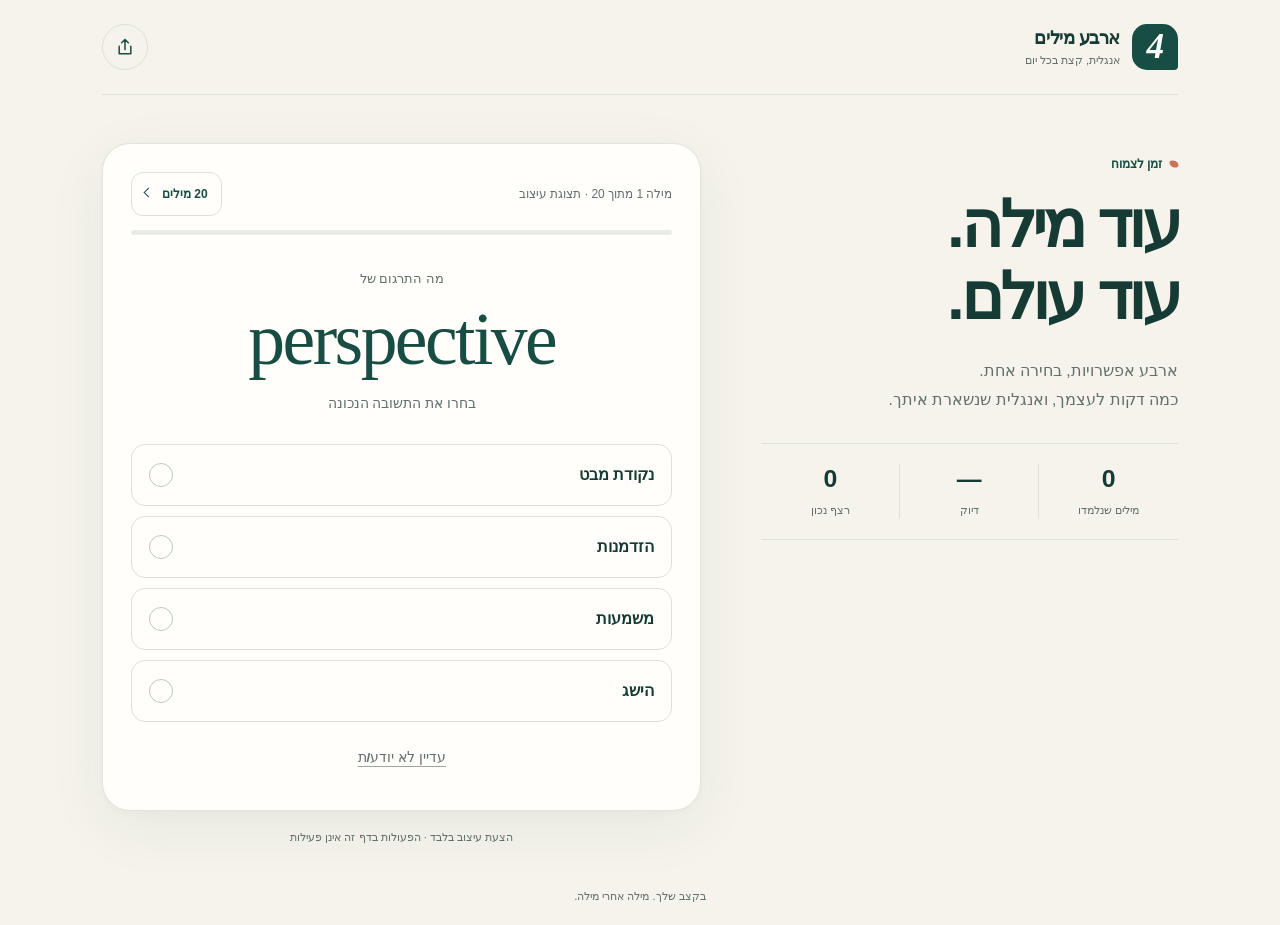
<file: design-preview/index.html>
<!doctype html>
<html lang="he" dir="rtl">
<head>
  <meta charset="utf-8">
  <meta name="viewport" content="width=device-width,initial-scale=1,viewport-fit=cover">
  <meta name="theme-color" content="#184d43">
  <meta name="apple-mobile-web-app-capable" content="yes">
  <meta name="apple-mobile-web-app-status-bar-style" content="black-translucent">
  <meta name="apple-mobile-web-app-title" content="ארבע מילים">
  <meta name="description" content="לימוד אוצר מילים באנגלית עם ארבע אפשרויות וחזרה חכמה">
  <meta name="robots" content="noindex">
  <link rel="icon" href="icon.svg" type="image/svg+xml">
  <link rel="apple-touch-icon" href="icon.svg">
  <link rel="stylesheet" href="styles.css">
  <title>ארבע מילים</title>
</head>
<body>
  <a class="skip-link" href="#quizCard">דילוג לתרגול</a>
  <div class="shell">
    <header class="topbar">
      <div class="brand"><span class="brand-mark" aria-hidden="true">4</span><span>ארבע מילים<small>אנגלית, קצת בכל יום</small></span></div>
      <button class="icon-btn" id="helpBtn" aria-label="הוראות הוספה למסך הבית" aria-haspopup="dialog" aria-controls="helpDialog">
        <svg width="20" height="20" viewBox="0 0 24 24" fill="none" stroke="currentColor" stroke-width="1.8" aria-hidden="true"><path d="M12 15V3m-4 4 4-4 4 4M5 11v9h14v-9" stroke-linecap="round" stroke-linejoin="round"/></svg>
      </button>
    </header>
    <main class="workspace">
      <section class="intro" aria-labelledby="introTitle">
        <p class="intro-label"><span aria-hidden="true"></span>זמן לצמוח</p>
        <h2 id="introTitle">עוד מילה. <br>עוד עולם.</h2>
        <p class="intro-copy">ארבע אפשרויות, בחירה אחת. <br>כמה דקות לעצמך, ואנגלית שנשארת איתך.</p>
      </section>
      <section class="stats" aria-label="נתוני התקדמות">
        <div><strong id="learnedStat">0</strong><span>מילים שנלמדו</span></div>
        <div><strong id="accuracyStat">—</strong><span>דיוק</span></div>
        <div><strong id="streakStat">0</strong><span>רצף נכון</span></div>
      </section>
      <section class="quiz-card" id="quizCard" aria-label="תרגול אוצר מילים" tabindex="-1">
        <div class="progress-row">
          <span id="progressText" role="status">מילה 1 מתוך 20 · תצוגת עיצוב</span>
          <button class="small-btn" id="sessionBtn" aria-label="שינוי אורך התרגול" aria-haspopup="dialog" aria-controls="sessionDialog">20 מילים</button>
        </div>
        <div class="progress-track"><span id="progressBar"></span></div>
        <p class="eyebrow">מה התרגום של</p>
        <h1 id="word" dir="ltr" lang="en">perspective</h1>
        <p class="hint" id="hint" role="status" aria-live="polite" aria-atomic="true">בחרו את התשובה הנכונה</p>
        <div class="answers" id="answers" role="group" aria-label="אפשרויות התרגום"><button class="answer">נקודת מבט</button><button class="answer">הזדמנות</button><button class="answer">משמעות</button><button class="answer">הישג</button></div>
        <button class="dont-know" id="dontKnowBtn">עדיין לא יודע/ת</button>
      </section>
      <section class="summary hidden" id="summary" aria-live="polite" aria-labelledby="summaryTitle">
        <div class="summary-icon" aria-hidden="true">✓</div>
        <p class="eyebrow">תרגול הושלם</p>
        <h2 id="summaryTitle">עוד צעד קדימה.</h2>
        <p id="summaryText"></p>
        <button class="primary" id="againBtn">ממשיכים לתרגול נוסף <span aria-hidden="true">←</span></button>
      </section>
      <p class="source-note" id="sourceNote" role="status">הצעת עיצוב בלבד · הפעולות בדף זה אינן פעילות</p>
    </main>
    <footer class="footer-note">בקצב שלך. מילה אחרי מילה.</footer>
  </div>
  <dialog id="helpDialog" aria-labelledby="helpTitle">
    <button class="dialog-close" id="closeHelp" aria-label="סגירה">×</button>
    <div class="dialog-icon" aria-hidden="true">⌂</div>
    <h2 id="helpTitle">מקום קבוע למסע שלך</h2>
    <p>אפשר להוסיף את ארבע מילים למסך הבית ולפתוח אותה בלחיצה.</p>
    <h3>ב־iPhone או ב־iPad</h3>
    <ol>
      <li>פתחו את הדף ב־Safari.</li>
      <li>לחצו על כפתור השיתוף <b>□↑</b>.</li>
      <li>בחרו „הוספה למסך הבית”.</li>
    </ol>
    <h3>ב־Android ובמחשב</h3>
    <p>פתחו את תפריט הדפדפן ובחרו „התקנת אפליקציה” או „הוספה למסך הבית”, אם האפשרות זמינה.</p>
    <p class="dialog-note">ההתקדמות נשמרת בדפדפן הזה. מומלץ לפתוח פעם אחת עם חיבור לרשת כדי לשמור את המילים לשימוש אופליין.</p>
  </dialog>
  <dialog id="sessionDialog" aria-labelledby="sessionTitle" aria-describedby="sessionDescription">
    <button class="dialog-close" id="closeSession" aria-label="סגירה">×</button>
    <h2 id="sessionTitle">כמה מילים הפעם?</h2>
    <p id="sessionDescription">בחירה באורך תתחיל תרגול חדש.</p>
    <div class="session-options">
      <button data-length="10">10 מילים</button>
      <button data-length="20">20 מילים</button>
      <button data-length="30">30 מילים</button>
    </div>
  </dialog>

</body>
</html>
</file>
<file: design-preview/styles.css>
:root {
  color-scheme: light;
  --ink: #163b34;
  --muted: #62706b;
  --surface: #fffefa;
  --paper: #f5f3ec;
  --soft: #f2f3ed;
  --line: #dce2d8;
  --accent: #184d43;
  --accent-dark: #103e35;
  --coral: #cc7056;
  --success: #28734c;
  --danger: #aa3846;
  --shadow: 0 16px 60px #193b3210, 0 2px 6px #193b3205;
}
* { box-sizing: border-box; -webkit-tap-highlight-color: transparent; }
html { min-height: 100%; background: var(--paper); }
body {
  margin: 0; min-height: 100vh; min-height: 100dvh;
  color: var(--ink); background: var(--paper);
  font-family: -apple-system, BlinkMacSystemFont, "Segoe UI", Arial, sans-serif;
  line-height: 1.5; text-align: start;
}
button, a { touch-action: manipulation; }
button { font: inherit; cursor: pointer; }
button:disabled { cursor: default; }
button, a, [tabindex] { -webkit-tap-highlight-color: #184d4320; }
:focus-visible { outline: 3px solid var(--coral); outline-offset: 4px; }
.skip-link { position: fixed; inset-block-start: -8rem; inset-inline-start: 1rem; z-index: 10; padding: 12px 20px; color: white; background: var(--accent); border-radius: 12px; }
.skip-link:focus { inset-block-start: 1rem; }
.shell { width: min(100%, 1120px); margin-inline: auto; padding: max(24px, env(safe-area-inset-top)) max(22px, env(safe-area-inset-right)) max(20px, env(safe-area-inset-bottom)) max(22px, env(safe-area-inset-left)); }
.topbar { display: flex; align-items: center; justify-content: space-between; gap: 16px; padding-block-end: 24px; border-block-end: 1px solid var(--line); }
.brand { display: flex; align-items: center; gap: 12px; font-size: 1.15rem; font-weight: 800; letter-spacing: -.025em; line-height: 1.35; }
.brand small { display: block; margin-block-start: 2px; color: var(--muted); font-size: .7rem; font-weight: 500; letter-spacing: 0; }
.brand-mark { display: grid; place-items: center; width: 46px; height: 46px; flex: 0 0 auto; border-radius: 15px 15px 4px 15px; color: var(--surface); background: var(--accent); font: italic 700 2.2rem Georgia, serif; }
.icon-btn { display: grid; place-items: center; width: 46px; height: 46px; flex: 0 0 auto; border: 1px solid var(--line); border-radius: 50%; color: var(--accent); background: transparent; }
.workspace { display: grid; grid-template-columns: minmax(0, .82fr) minmax(0, 1.18fr); grid-template-rows: auto auto 1fr auto; gap: 28px 60px; margin-block-start: 48px; align-items: start; }
.intro { grid-column: 1; grid-row: 1; padding-block-start: 12px; }
.intro-label { display: flex; align-items: center; gap: 8px; margin: 0 0 16px; color: var(--accent); font-size: .75rem; font-weight: 700; }
.intro-label span { width: 8px; height: 8px; background: var(--coral); border-radius: 3px 8px 3px 8px; transform: rotate(-20deg); }
.intro h2 { margin: 0; font-size: clamp(2.6rem, 5vw, 4.4rem); line-height: 1.13; font-weight: 750; letter-spacing: -.055em; }
.intro-copy { margin: 22px 0 0; color: var(--muted); font-size: .98rem; line-height: 1.9; }
.stats { grid-column: 1; grid-row: 2; display: grid; grid-template-columns: repeat(3, minmax(0, 1fr)); padding-block: 20px; border-block: 1px solid var(--line); }
.stats div { min-width: 0; padding-inline: 8px; text-align: center; }
.stats div + div { border-inline-start: 1px solid var(--line); }
.stats strong { display: block; font-size: 1.55rem; line-height: 1.2; font-weight: 700; font-variant-numeric: tabular-nums; direction: ltr; unicode-bidi: isolate; }
.stats span { display: block; margin-block-start: 8px; color: var(--muted); font-size: .7rem; }
.quiz-card, .summary { grid-column: 2; grid-row: 1 / 4; min-width: 0; padding: 28px; border: 1px solid #e1e5da; border-radius: 28px; background: var(--surface); box-shadow: var(--shadow); }
.progress-row { display: flex; align-items: center; justify-content: space-between; flex-wrap: wrap; gap: 8px; color: var(--muted); font-size: .75rem; }
.small-btn { display: inline-flex; align-items: center; justify-content: center; gap: 10px; min-height: 44px; padding: 8px 13px; border: 1px solid var(--line); border-radius: 12px; color: var(--accent); background: var(--surface); font-size: .75rem; font-weight: 650; }
.small-btn::after { content: ""; width: 6px; height: 6px; margin-block-start: -3px; border-inline-end: 1.5px solid currentColor; border-block-end: 1.5px solid currentColor; transform: rotate(45deg); }
.progress-track { height: 5px; margin-block-start: 14px; border-radius: 99px; overflow: hidden; background: #e9ede5; }
.progress-track span { display: block; width: 0; height: 100%; border-radius: inherit; background: var(--accent); transition: width .3s ease; }
.eyebrow { margin: 34px 0 6px; color: var(--muted); font-size: .8rem; font-weight: 500; text-align: center; }
h1 { margin: 0; color: var(--accent); font-family: "Iowan Old Style", "Palatino Linotype", Georgia, serif; font-size: clamp(2.6rem, 6vw, 4.6rem); font-weight: 500; line-height: 1.25; letter-spacing: -.035em; overflow-wrap: anywhere; text-align: center; unicode-bidi: isolate; }
.hint { min-height: 1.6em; margin: 8px 0 28px; color: var(--muted); font-size: .85rem; text-align: center; overflow-wrap: anywhere; }
.answers { display: grid; gap: 10px; }
.answer { display: flex; align-items: center; justify-content: space-between; gap: 12px; width: 100%; min-width: 0; min-height: 62px; padding: 15px 17px; border: 1.5px solid var(--line); border-radius: 14px; color: var(--ink); background: var(--surface); font-size: 1rem; font-weight: 600; line-height: 1.65; text-align: start; overflow-wrap: anywhere; transition: background .15s, border-color .15s, transform .15s; }
.answer::after { content: ""; display: grid; place-items: center; width: 22px; height: 22px; flex: 0 0 22px; border: 1px solid #bcc9bf; border-radius: 50%; font: 700 .8rem -apple-system, BlinkMacSystemFont, "Segoe UI", sans-serif; }
.answer:active:not(:disabled) { transform: scale(.99); }
.answer.correct, .answer.reveal { color: #1b5b38; background: #eaf4e9; border-color: var(--success); }
.answer.correct::after, .answer.reveal::after { content: "✓"; color: white; background: var(--success); border-color: var(--success); }
.answer.wrong { color: #923040; background: #fceef0; border-color: var(--danger); }
.answer.wrong::after { content: "×"; color: white; background: var(--danger); border-color: var(--danger); }
.answer:disabled { opacity: 1; }
.dont-know { display: block; width: 100%; min-height: 48px; margin-block-start: 12px; padding: 12px; border: 0; border-radius: 12px; color: var(--muted); background: transparent; font-size: .85rem; font-weight: 550; text-decoration: underline; text-underline-offset: 4px; text-decoration-color: #9aa69d; }
.summary { align-self: stretch; display: flex; flex-direction: column; justify-content: center; min-height: 470px; text-align: center; padding-block: 42px; }
.summary-icon { display: grid; place-items: center; width: 72px; height: 72px; margin-inline: auto; border: 1px solid #bad2b8; border-radius: 50%; color: var(--success); background: #eaf4e9; font-size: 2rem; }
.summary .eyebrow { margin-block-start: 24px; }
.summary h2 { margin: 0; font-size: 2rem; font-weight: 750; letter-spacing: -.04em; }
.summary p { color: var(--muted); line-height: 1.8; }
.primary { display: flex; align-items: center; justify-content: space-between; gap: 12px; width: 100%; min-height: 56px; margin-block-start: 20px; padding: 16px 20px; border: 0; border-radius: 14px; color: var(--surface); background: var(--accent); font-weight: 650; text-align: start; }
.source-note { grid-column: 2; grid-row: 4; margin: -10px 0 0; color: var(--muted); font-size: .7rem; text-align: center; }
.footer-note { margin-block-start: 42px; color: var(--muted); font-size: .7rem; text-align: center; }
.hidden { display: none !important; }
dialog { width: min(calc(100% - 32px), 440px); max-height: calc(100dvh - 48px); padding: 30px; overflow-y: auto; color: var(--ink); background: var(--surface); border: 1px solid var(--line); border-radius: 24px; box-shadow: var(--shadow); text-align: start; }
dialog::backdrop { background: #163b3470; backdrop-filter: blur(4px); }
.dialog-close { position: absolute; inset-block-start: 12px; inset-inline-end: 12px; width: 44px; height: 44px; border: 1px solid var(--line); border-radius: 50%; color: var(--muted); background: var(--surface); font-size: 1.5rem; }
.dialog-icon { display: grid; place-items: center; width: 54px; height: 54px; border-radius: 16px; color: var(--accent); background: #e9eee3; font-size: 1.8rem; }
dialog h2 { margin: 24px 0 10px; padding-inline-end: 22px; font-size: 1.5rem; letter-spacing: -.025em; line-height: 1.4; }
dialog h3 { margin: 22px 0 6px; font-size: .9rem; }
dialog li, dialog p { color: var(--muted); font-size: .9rem; line-height: 1.85; }
dialog ol { padding-inline-start: 24px; }
dialog li { padding-inline-start: 5px; margin-block-end: 8px; }
.dialog-note { margin-block-end: 0; padding-block-start: 16px; border-block-start: 1px solid var(--line); font-size: .8rem; }
.session-options { display: grid; gap: 10px; margin-block-start: 22px; }
.session-options button { min-height: 56px; padding: 15px; border: 1px solid var(--line); border-radius: 14px; color: var(--accent); background: var(--soft); font-weight: 650; }
@media (hover: hover) {
  .answer:hover:not(:disabled), .small-btn:hover, .icon-btn:hover, .session-options button:hover { background: #edf1e8; border-color: #769487; }
  .dont-know:hover { color: var(--ink); background: var(--soft); }
  .primary:hover { background: var(--accent-dark); }
}
@media (max-width: 820px) {
  .shell { width: min(100%, 560px); }
  .topbar { padding-block-end: 18px; }
  .workspace { display: flex; flex-direction: column; gap: 0; margin-block-start: 24px; }
  .workspace > * { width: 100%; }
  .intro { padding-block-start: 0; }
  .intro-label { margin-block-end: 6px; font-size: .7rem; }
  .intro h2 { font-size: 2rem; line-height: 1.3; letter-spacing: -.04em; }
  .intro h2 br, .intro-copy br { display: none; }
  .intro-copy { margin-block-start: 6px; font-size: .8rem; line-height: 1.7; }
  .stats { margin-block: 22px 20px; padding-block: 14px; }
  .stats strong { font-size: 1.3rem; }
  .stats span { margin-block-start: 4px; font-size: .67rem; }
  .quiz-card, .summary { padding: 20px; border-radius: 22px; }
  .eyebrow { margin-block-start: 24px; }
  h1 { font-size: clamp(2.8rem, 12vw, 4rem); }
  .hint { margin-block-end: 20px; }
  .answer { min-height: 58px; padding-block: 12px; }
  .source-note { margin-block-start: 18px; }
  .footer-note { margin-block-start: 24px; }
}
@media (max-width: 370px) {
  .shell { padding-inline: 16px; }
  .quiz-card, .summary { padding: 16px; }
  .intro h2 { font-size: 1.75rem; }
  .brand { font-size: 1rem; }
}
@media (prefers-reduced-motion: reduce) {
  *, *::before, *::after { scroll-behavior: auto !important; transition: none !important; animation: none !important; }
}
@media (forced-colors: active) {
  button { border: 1px solid ButtonText; }
  .answer.correct, .answer.reveal { border: 3px double Highlight; }
  .answer.wrong { border: 3px dashed ButtonText; }
  .progress-track { border: 1px solid CanvasText; }
  .progress-track span { background: Highlight; }
}
</file>
